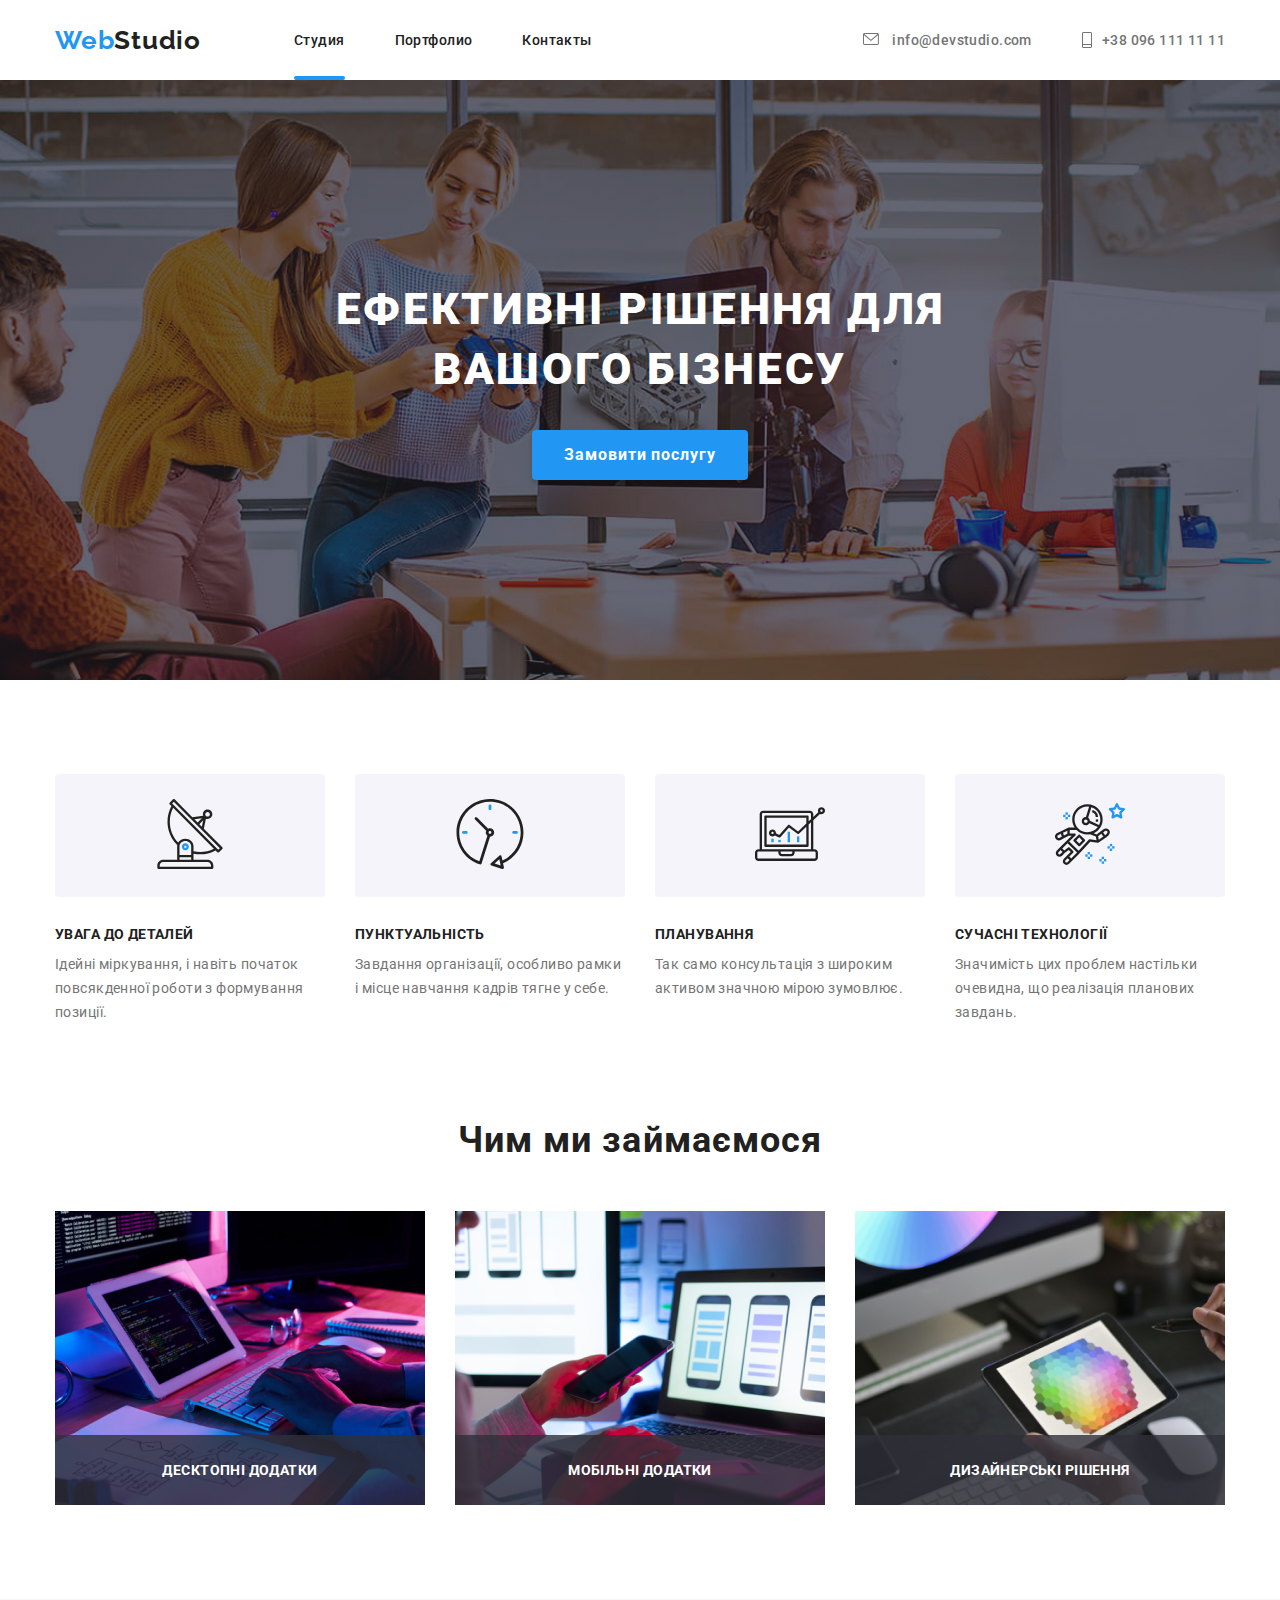
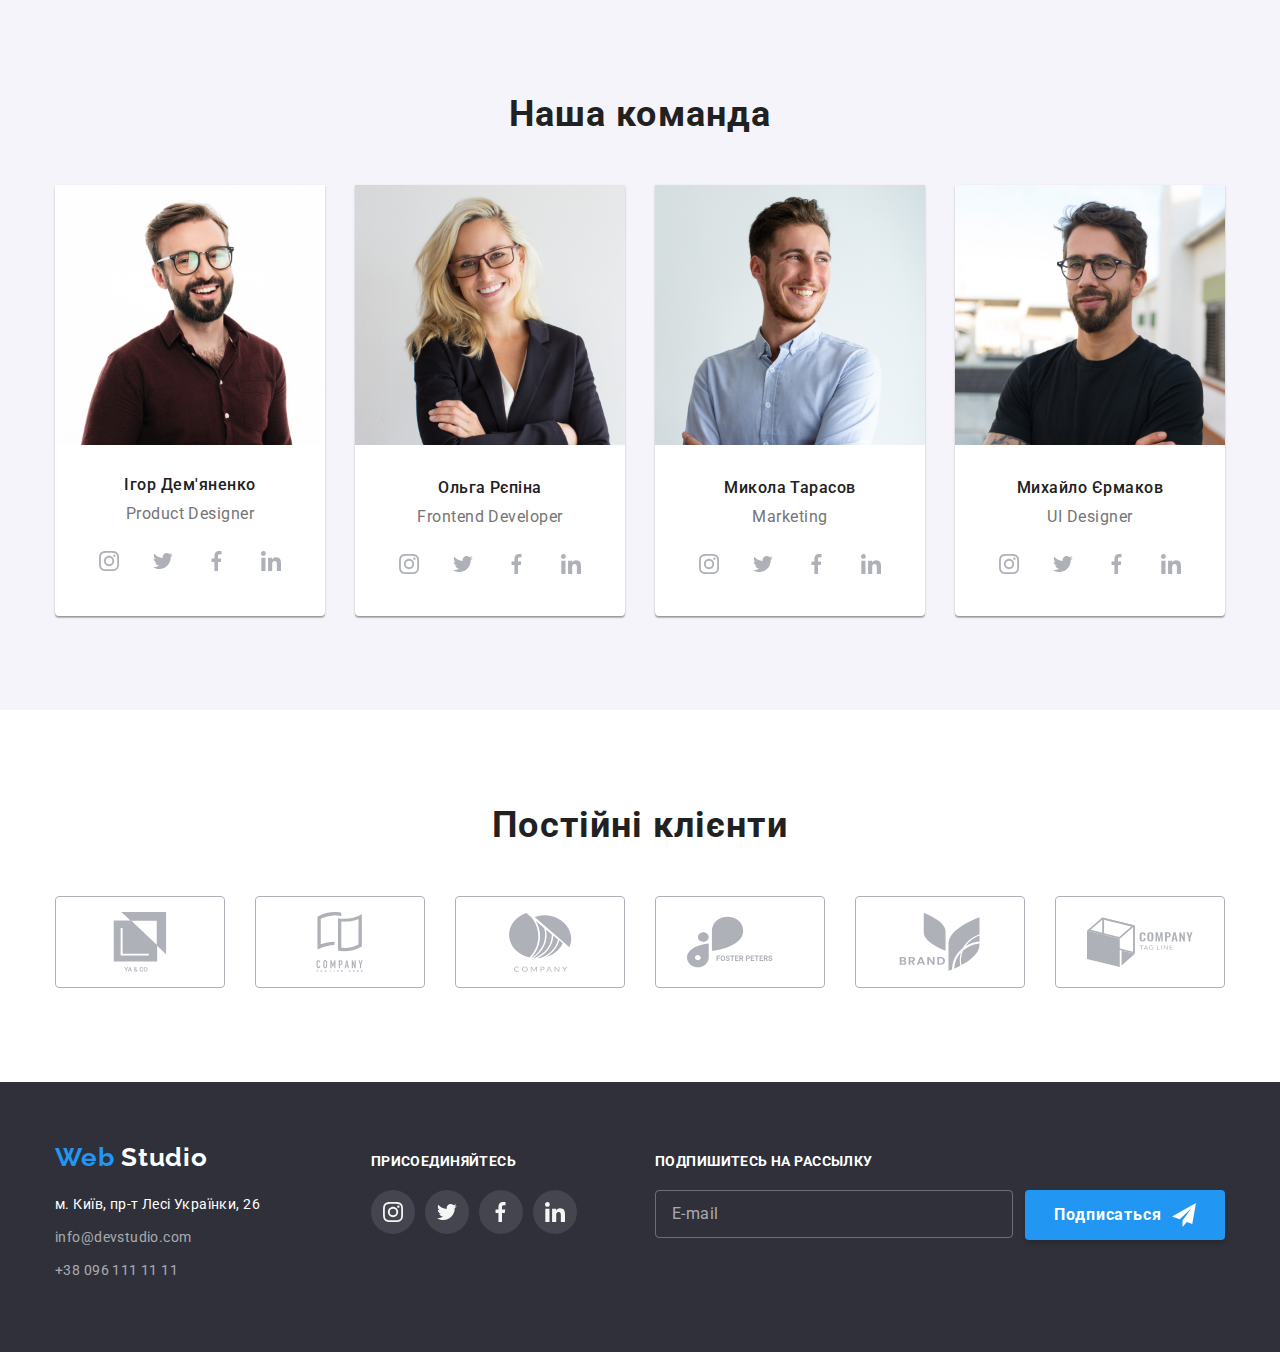
<file: index.html>
<!DOCTYPE html>
<html lang="uk">
  <!--шапка-->
  <head>
    <meta charset="UTF-8" />
    <meta http-equiv="X-UA-compatible" content="IE=edge" />
    <meta name="viewport" content="width-device, initial-scale=1.0" />
    <meta name="description" content="WebStudio for everyone" />
    <title>WebStudio</title>
    <!--шрифт проекта-->
    <link rel="preconnect" href="https://fonts.googleapis.com" />
    <link rel="preconnect" href="https://fonts.gstatic.com" crossorigin />
    <link
      href="https://fonts.googleapis.com/css2?family=Raleway:wght@700&family=Roboto:ital,wght@0,400;0,500;0,700;0,900;1,300&display=swap"
      rel="stylesheet"
    />
    <!--modern normalize-->
    <link rel="stylesheet" href="./css/modern-nomalize.css" />
    
    <!--стилі користувача-->
    <link rel="stylesheet" href="./css/main.min.css">
   
  </head>

  <body>
    <!--Header-->
    <header>
      <div class="container main-nav">
        <a href="./index.html" class="logo link"><span class="logo-first"> Web</span>Studio</a>
        <nav class="navigator">
          <ul class="list navigator-list">
            <li><a href="./index.html" class="navlist link current">Студия</a></li>
            <li><a href="./portfolio.html" class="navlist link">Портфолио</a></li>
            <li><a href="./index.html" class="navlist link">Контакты</a></li>
          </ul>
        </nav>
        <div class="contact-header">
          <a href="mailto:info@devstudio.com" class="hdcontact link first-link"
            ><svg class="contact-icon" width="16" height="12">
              <use href="./img/symbol-defs.svg#icon-mail"></use></svg>
            info@devstudio.com
          </a>

          <a href="tel:+380961111111" class="hdcontact link"
            ><svg class="contact-icon" width="10" height="16">
              <use href="./img/symbol-defs.svg#icon-phone"></use>
            </svg>
            +38 096 111 11 11</a
          >
        </div>
      </div>
    </header>
    <main>
      <!--Hero-->
      <section class="hero">
        <div class="container">
          <h1 class="hero-title">Ефективні рішення для вашого бізнесу</h1>
          <button class="button" type="button " data-modal-open>Замовити послугу</button>
        </div>
      </section>
      <!--section work-->
      <section class="section">
        <div class="container">
          <h2 class="visually-hidden">work</h2>
          <ul class="list conteiner work-container">
            <li class="list-item">
              <div class="quality">
                <svg class="quality-icon" width="70" height="70">
                  <use href="./img/symbol-defs.svg#icon-antenna"></use>
                </svg>
              </div>
              <h3 class="wtitle">увага до деталей</h3>
              <p class="subtitle"
                >Ідейні міркування, і навіть початок повсякденної роботи з формування позиції.</p
              >
            </li>
            <li class="list-item">
              <div class="quality">
                <svg class="quality-icon" width="70" height="70">
                  <use href="./img/symbol-defs.svg#icon-clock"></use>
                </svg>
              </div>
              <h3 class="wtitle">пунктуальність</h3>
              <p class="subtitle"
                >Завдання організації, особливо рамки і місце навчання кадрів тягне у себе.</p
              >
            </li>
            <li class="list-item">
              <div class="quality">
                <svg class="quality-icon" width="70" height="70">
                  <use href="./img/symbol-defs.svg#icon-diagram"></use>
                </svg>
              </div>
              <h3 class="wtitle">планування</h3>
              <p class="subtitle"
                >Так само консультація з широким активом значною мірою зумовлює.</p
              >
            </li>
            <li class="list-item">
              <div class="quality">
                <svg class="quality-icon" width="70" height="70">
                  <use href="./img/symbol-defs.svg#icon-astronaut"></use>
                </svg>
              </div>
              <h3 class="wtitle">сучасні технології</h3>
              <p class="subtitle"
                >Значимість цих проблем настільки очевидна, що реалізація планових завдань.</p
              >
            </li>
          </ul>
        </div>
      </section>
      <!--what we are doing-->
      <section class="doing">
        <div class="container doing__container">
          <h2 class="doing__title section-title">Чим ми займаємося</h2>
          <ul class="doing__list list">
            <li class="doing__item"
              ><img
                class="doing__img img"
                src="./img/img-work/img.png"
                alt="жіночі руки набирають текст на плашеті, який дублюється на моніторі компютера"
                width="370"
                height="290"
            />
          <p class="doing__text">Десктопні додатки</p>
          </li>
            <li class="doing__item"
              ><img
                class="doing__img img"
                src="./img/img-work/img(1).png"
                alt="жіночі руки тримаючи телефон cинхронизують його з компютером"
                width="370"
                height="290"
            />
          <p class="doing__text">Мобільні додатки</p>
          </li>
            <li class="doing__item"
              ><img
                class="doing__img img"
                src="./img/img-work/img(2).png"
                alt="тримає в руках планшет на якому відображається палітра кольорів"
                width="370"
                height="290"
            />
          <p class="doing__text">Дизайнерські рішення</p>
          </li>
          </ul>
        </div>
      </section>
      <!--section Team-->
      <section class="team">
        <div class="container team__container">
          <h2 class="team__title section-title">Наша команда</h2>
          <ul class="team__list list">
            <li class="team__card"
              ><img
                class="team__card-img"
                src="./img/img-team/img.jpg"
                alt="фото бородатого мужчини"
                width="270"
                height="260"
              />
              <div class="team__card-text">
                <h3 class="team__card-title">Ігор Дем'яненко</h3>
                <p class="team__card-speciality">Product Designer</p>

                <ul class="social__group list">
                  <li class="social__list">
                    <a
                      class="social__icon"
                      href="https://www.instagram.com"
                      target="_blank"
                      rel="noopener noreferrer"
                      aria-label="instagram"
                    >
                      <svg class="social__icon-logo" width="20" height="20">
                        <use href="./img/symbol-defs.svg#icon-instagram"></use>
                      </svg>
                    </a>
                  </li>
                  <li class="social__list">
                    <a
                      class="social__icon"
                      href="https://twitter.com/?lang=uk"
                      target="_blank"
                      rel="noopener noreferrer"
                      aria-label="twitter"
                    >
                      <svg class="social__icon-logo" width="20" height="20">
                        <use href="./img/symbol-defs.svg#icon-Twitter"></use>
                      </svg>
                    </a>
                  </li>
                  <li class="social__list">
                    <a
                      class="social__icon"
                      href="https://www.facebook.com"
                      target="_blank"
                      rel="noopener noreferrer"
                      aria-label="facebook"
                    >
                      <svg class="social__icon-logo" width="20" height="20">
                        <use href="./img/symbol-defs.svg#icon-Facebook"></use>
                      </svg>
                    </a>
                  </li>
                  <li class="social__list">
                    <a
                      class="social__icon"
                      href="https://www.linkedin.com"
                      target="_blank"
                      rel="noopener noreferrer"
                      aria-label="linkedin"
                    >
                      <svg class="social__icon-logo" width="20" height="20">
                        <use href="./img/symbol-defs.svg#icon-linkedin"></use>
                      </svg>
                    </a>
                  </li>
                </ul>
              </div>
            </li>
            <li class="team__card"
              ><img
                class="team__img"
                src="./img/img-team/img(1).jpg"
                alt="посміхнена білявка в окулярах"
                width="270"
                height="260" />
              <div class="team__card-text">
                <h3 class="team__card-title">Ольга Рєпіна</h3>
                <p class="team__card-speciality">Frontend Developer</p>
               <ul class="social__group list">
                  <li class="social__list">
                    <a
                      class="social__icon"
                      href="https://www.instagram.com"
                      target="_blank"
                      rel="noopener noreferrer"
                      aria-label="instagram"
                    >
                      <svg class="social__icon-logo" width="20" height="20">
                        <use href="./img/symbol-defs.svg#icon-instagram"></use>
                      </svg>
                    </a>
                  </li>
                  <li class="social__list">
                    <a
                      class="social__icon"
                      href="https://twitter.com/?lang=uk"
                      target="_blank"
                      rel="noopener noreferrer"
                      aria-label="twitter"
                    >
                      <svg class="social__icon-logo" width="20" height="20">
                        <use href="./img/symbol-defs.svg#icon-Twitter"></use>
                      </svg>
                    </a>
                  </li>
                  <li class="social__list">
                    <a
                      class="social__icon"
                      href="https://www.facebook.com"
                      target="_blank"
                      rel="noopener noreferrer"
                      aria-label="facebook"
                    >
                      <svg class="social__icon-logo" width="20" height="20">
                        <use href="./img/symbol-defs.svg#icon-Facebook"></use>
                      </svg>
                    </a>
                  </li>
                  <li class="social__list">
                    <a
                      class="social__icon"
                      href="https://www.linkedin.com"
                      target="_blank"
                      rel="noopener noreferrer"
                      aria-label="linkedin"
                    >
                      <svg class="social__icon-logo" width="20" height="20">
                        <use href="./img/symbol-defs.svg#icon-linkedin"></use>
                      </svg>
                    </a>
                  </li>
                </ul></div
            ></li>
            <li class="team__card"
              ><img
                class="team__img"
                src="./img/img-team/img(2).jpg"
                alt="посміхнений мужчина"
                width="270"
                height="260" />
              <div class="team__card-text">
                <h3 class="team__card-title">Микола Тарасов</h3>
                <p class="team__card-speciality">Marketing</p>
                <ul class="social__group list">
                  <li class="social__list">
                    <a
                      class="social__icon"
                      href="https://www.instagram.com"
                      target="_blank"
                      rel="noopener noreferrer"
                      aria-label="instagram"
                    >
                      <svg class="social__icon-logo" width="20" height="20">
                        <use href="./img/symbol-defs.svg#icon-instagram"></use>
                      </svg>
                    </a>
                  </li>
                  <li class="social__list">
                    <a
                      class="social__icon"
                      href="https://twitter.com/?lang=uk"
                      target="_blank"
                      rel="noopener noreferrer"
                      aria-label="twitter"
                    >
                      <svg class="social__icon-logo" width="20" height="20">
                        <use href="./img/symbol-defs.svg#icon-Twitter"></use>
                      </svg>
                    </a>
                  </li>
                  <li class="social__list">
                    <a
                      class="social__icon"
                      href="https://www.facebook.com"
                      target="_blank"
                      rel="noopener noreferrer"
                      aria-label="facebook"
                    >
                      <svg class="social__icon-logo" width="20" height="20">
                        <use href="./img/symbol-defs.svg#icon-Facebook"></use>
                      </svg>
                    </a>
                  </li>
                  <li class="social__list">
                    <a
                      class="social__icon"
                      href="https://www.linkedin.com"
                      target="_blank"
                      rel="noopener noreferrer"
                      aria-label="linkedin"
                    >
                      <svg class="social__icon-logo" width="20" height="20">
                        <use href="./img/symbol-defs.svg#icon-linkedin"></use>
                      </svg>
                    </a>
                  </li>
                </ul></div
            ></li>
            <li class="team__card"
              ><img
                class="team__img"
                src="./img/img-team/img(3).jpg"
                alt="посміхнений бородатий мужчина в окулярах"
                width="270"
                height="260" />
              <div class="team__card-text">
                <h3 class="team__card-title">Михайло Єрмаков</h3>
                <p class="team__card-speciality">UI Designer</p>
                <ul class="social__group list">
                  <li class="social__list">
                    <a
                      class="social__icon"
                      href="https://www.instagram.com"
                      target="_blank"
                      rel="noopener noreferrer"
                      aria-label="instagram"
                    >
                      <svg class="social__icon-logo" width="20" height="20">
                        <use href="./img/symbol-defs.svg#icon-instagram"></use>
                      </svg>
                    </a>
                  </li>
                  <li class="social__list">
                    <a
                      class="social__icon"
                      href="https://twitter.com/?lang=uk"
                      target="_blank"
                      rel="noopener noreferrer"
                      aria-label="twitter"
                    >
                      <svg class="social__icon-logo" width="20" height="20">
                        <use href="./img/symbol-defs.svg#icon-Twitter"></use>
                      </svg>
                    </a>
                  </li>
                  <li class="social__list">
                    <a
                      class="social__icon"
                      href="https://www.facebook.com"
                      target="_blank"
                      rel="noopener noreferrer"
                      aria-label="facebook"
                    >
                      <svg class="social__icon-logo" width="20" height="20">
                        <use href="./img/symbol-defs.svg#icon-Facebook"></use>
                      </svg>
                    </a>
                  </li>
                  <li class="social__list">
                    <a
                      class="social__icon"
                      href="https://www.linkedin.com"
                      target="_blank"
                      rel="noopener noreferrer"
                      aria-label="linkedin"
                    >
                      <svg class="social__icon-logo" width="20" height="20">
                        <use href="./img/symbol-defs.svg#icon-linkedin"></use>
                      </svg>
                    </a>
                  </li>
                </ul></div
            ></li>
          </ul>
        </div>
      </section>
      <!--section clients-->
      <section class="clients">
        <div class="clients__container container">
          <h2 class="clients__title section-title">Постійні клієнти</h2>
          <ul class="clients__list list">
            <li class="client__icon">
              <a class="client__icon-list" href=""
                ><svg class="client__logo" width="106" height="60">
                  <use href="./img/symbol-defs.svg#icon-Client-1"></use>
                </svg>
              </a>
            </li>
            <li class="client__icon">
              <a class="client__icon-list" href=""
                ><svg class="client__logo" width="106" height="60">
                  <use href="./img/symbol-defs.svg#icon-Client-2"></use>
                </svg>
              </a>
            </li>
            <li class="client__icon">
              <a class="client__icon-list" href=""
                ><svg class="client__logo" width="106" height="60">
                  <use href="./img/symbol-defs.svg#icon-Client-3"></use>
                </svg>
              </a>
            </li>
            <li class="client__icon">
              <a class="client__icon-list" href=""
                ><svg class="client__logo" width="106" height="60">
                  <use href="./img/symbol-defs.svg#icon-Client-4"></use>
                </svg>
              </a>
            </li>
            <li class="client__icon">
              <a class="client__icon-list" href=""
                ><svg class="client__logo" width="106" height="60">
                  <use href="./img/symbol-defs.svg#icon-Client-5"></use>
                </svg>
              </a>
            </li>
            <li class="client__icon">
              <a class="client__icon-list" href=""
                ><svg class="client__logo" width="106" height="60">
                  <use href="./img/symbol-defs.svg#icon-Client-6"></use>
                </svg>
              </a>
            </li>
          </ul>
        </div>
      </section>
      <!--footer-->
    </main>
    <footer class="footer">
      <div class="container footer-items">
        <div class="address-blok">
          <a href="./index.html" class="logo link second"
            ><span class="logo-first">Web</span> <span class="logo-second">Studio</span></a
          >
          <address class="address">
            <ul class="list">
              <li class="footer-li">
                <a
                  class="footer-address link"
                  href="http://https://www.google.com/maps/d/u/0/viewer?mid=10uSM3H-mIU3GznYo2szRIEphczw&hl=en_US&ll=50.42732700000001%2C30.538092&z=17"
                  target="_blank"
                  rel="noopener noreferrer nofollow"
                >
                  м. Київ, пр-т Лесі Українки, 26</a
                >
              </li>
              <li class="footer-li">
                <a class="footer-address-two link" href="mailto:info@devstudio.com"
                  >info@devstudio.com</a
                >
              </li>
              <li class="footer-li">
                <a class="footer-address-two link" href="tel:+380961111111"
                  >+38 096 111 11 11</a
                ></li
              >
            </ul>
          </address>
        </div>
        <div class="social-footer">
          <p class="footer-header">Присоединяйтесь</h2>
          <ul class="footer-list list">
            <li class="footer-social">
              <a
                class="footer-icon"
                href="https://www.instagram.com"
                target="_blank"
                rel="noopener noreferrer"
                aria-label="instagram"
              >
                <svg class="footer-icon-logo" width="20" height="20">
                  <use href="./img/symbol-defs.svg#icon-instagram"></use>
                </svg>
              </a>
            </li>
            <li class="footer-social">
              <a
                class="footer-icon"
                href="https://twitter.com/?lang=uk"
                target="_blank"
                rel="noopener noreferrer"
                aria-label="twitter"
              >
                <svg class="footer-icon-logo" width="20" height="20">
                  <use href="./img/symbol-defs.svg#icon-Twitter"></use>
                </svg>
              </a>
            </li>
            <li class="footer-social">
              <a
                class="footer-icon"
                href="https://www.facebook.com"
                target="_blank"
                rel="noopener noreferrer"
                aria-label="facebook"
              >
                <svg class="footer-icon-logo" width="20" height="20">
                  <use href="./img/symbol-defs.svg#icon-Facebook"></use>
                </svg>
              </a>
            </li>
            <li class="footer-social">
              <a
                class="footer-icon"
                href="https://www.linkedin.com"
                target="_blank"
                rel="noopener noreferrer"
                aria-label="linkedin"
              >
                <svg class="footer-icon-logo" width="20" height="20">
                  <use href="./img/symbol-defs.svg#icon-linkedin"></use>
                </svg>
              </a>
            </li>
          </ul>
        </div>
        <!--Footer-Form-->
        <div class="subscribe-group">
        <p class="footer-header">Подпишитесь на рассылку</p>
        <form class="footer-form">
          <label>
            <input class="mail-subscribe" type="mail" name="mail-subscribe" placeholder="E-mail" required>
          </label>
          <button class="subscribe-btn" type="submit"><span class="
            subscribe-text">Подписаться</span>
            <svg width="24" height="24">
             <use href="./img/symbol-defs.svg#icon-icon-send"></use>
          </svg></button>
        </form>
        </div>
      </div>
    </footer>
    <!--Modal window-->
    <div class="backdrop is-hidden" data-modal>
      <div class="modal">
        <button class="modal-btn" data-modal-close>
          <svg class="close-icon" width="11" height="11">
            <use href="./img/symbol-defs.svg#icon-Modal-Close"></use>
          </svg>
        </button>

        <strong class="modal-header">Залиште свої дані, ми вам передзвонимо</strong>
        <form class="modal-form">
          <!--Name input-->
          <label class="form-group">
            <span class="form-label">Ім'я</span>
            <input class="form-input" type="text" name="user-name" required>
            <svg class="input-icon" width="18" height="18">
              <use href="./img/symbol-defs.svg#icon-person"></use>
            </svg>
          </label>
          <!--Phone input-->
          <label class="form-group">
            <span class="form-label">Телефон</span>
            <input class="form-input" type="phone" name="user-phone" required>
            <svg class="input-icon" width="18" height="18">
              <use href="./img/symbol-defs.svg#icon-phone"></use>
            </svg>
          </label>
          <!--Email input-->
          <label class="form-group">
            <span class="form-label">Пошта</span>
            <input class="form-input" type="mail" name="user-email" required>
            <svg class="input-icon" width="18" height="18">
              <use href="./img/symbol-defs.svg#icon-email"></use>
            </svg>
          </label>
          <!--Comment -->
          <label class="comment-group">
            <span class="form-label">Коментар</span>
            <textarea class="comment-area" rows="8" placeholder="Введіть текст" required></textarea>
          </label>
          <!--Checkbox-->
          <label class="form-policy-group">
            <input class="checkbox visually-hidden" type="checkbox" name="checkbox" required>
            <span class="custom-checkbox" >
              <svg class="custom-checkbox-icon" width="11" height="8">
                <use href="./img/symbol-defs.svg#icon-Vector"></use>
              </svg>
            </span>
            <span class="text-terms">Погоджуюся з розсилкою та приймаю 
            <a href="" class="link-modal">Умови договору</a>
            </span>
          </label>
          <!--Submit button-->
          <div class="submit-group">
          <button class="submit-btn" type="submit">Відправити</button>
          </div>
        </form>
      </div>
    </div>
    <script src="./JS/modal.js"></script>
  </body>
</html>
</file>
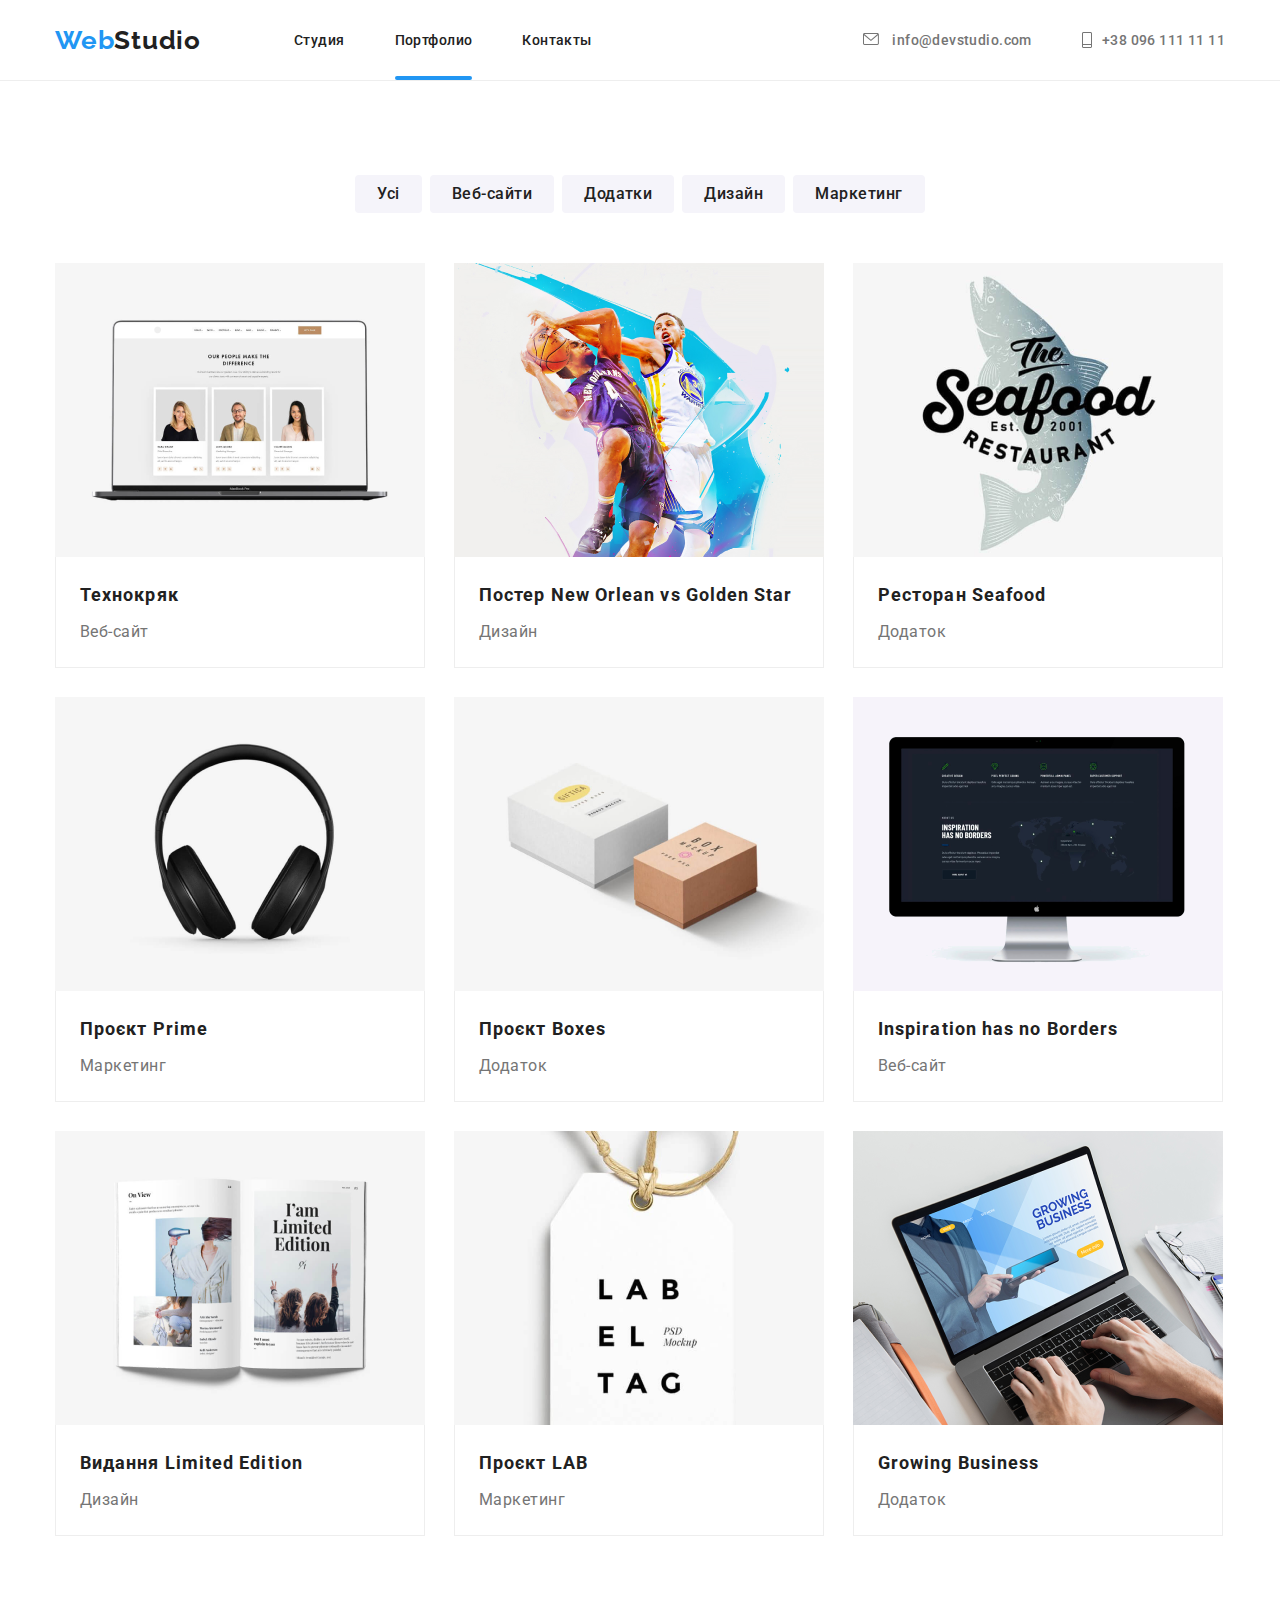
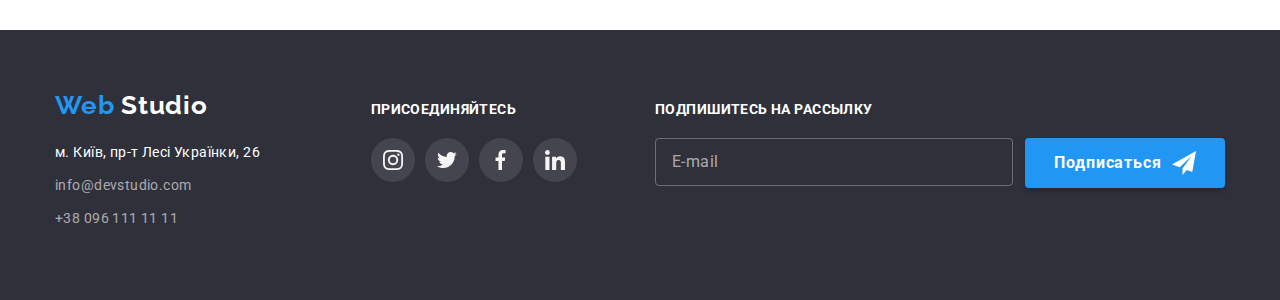
<file: portfolio.html>
<!DOCTYPE html>
<html lang="ua">
  <!--шапка-->
  <head class="head-portfolio">
    <meta charset="UTF-8" />
    <meta http-equiv="X-UA-compatible" content="IE=edge" />
    <meta name="viewport" content="width-device, initial-scale=1.0" />
    <meta name="description" content="WebStudio for everyone" />
    <title>WebStudio</title>
    <!--шрифт проекта-->
    <link rel="preconnect" href="https://fonts.googleapis.com"/>
<link rel="preconnect" href="https://fonts.gstatic.com" crossorigin/>
<link href="https://fonts.googleapis.com/css2?family=Raleway:wght@700&family=Roboto:ital,wght@0,400;0,500;0,700;0,900;1,300&display=swap" 
rel="stylesheet"/>
<!--modern normalize-->
<link rel="stylesheet" href="./css/modern-nomalize.css">

    <!--стилі користувача-->
<link rel="stylesheet" href="./css/main.min.css">

  </head>
<body>
     <!--Header-->
     <header class="head-portfolio">
      <div class="container main-nav">
  <a href="./index.html" class="logo link"><span class="logo-first">
    Web</span>Studio</a>
  <nav class="navigator">
    <ul class="list navigator-list">
      <li><a href="./index.html" class="navlist link">Студия</a></li>
      <li><a href="./portfolio.html" class="navlist link current">Портфолио</a></li>
      <li><a href="./index.html" class="navlist link">Контакты</a></li>
    </ul>
  </nav>
  <div class="contact-header">
          <a href="mailto:info@devstudio.com" class="hdcontact link first-link"
            ><svg class="contact-icon" width="16" height="12">
              <use href="./img/symbol-defs.svg#icon-mail"></use></svg>
            info@devstudio.com
          </a>

          <a href="tel:+380961111111" class="hdcontact link">
            <svg class="contact-icon" width="10" height="16">
              <use href="./img/symbol-defs.svg#icon-phone"></use>
            </svg>
            +38 096 111 11 11</a
          >
        </div>
</div>
</header>
<main>
      <section class="main">
        <div class="container">
        <h1 class="visually-hidden">навігація</h1>
        <ul class="list filter-nav">
          <li class="filter-link"><button class="filter-button" type="button">Усі</button></li>
          <li class="filter-link">
            <button class="filter-button" type="button">Веб-сайти</button>
          </li>
          <li class="filter-link"><button class="filter-button" type="button">Додатки</button></li>
          <li class="filter-link"><button class="filter-button" type="button">Дизайн</button></li>
          <li class="filter-link">
            <button class="filter-button" type="button">Маркетинг</button>
          </li>
        </ul>
        <ul class="list container-portfolio">
          <li class="portfolio-link">
            <a href="" class="our-work">
            <div class="hidden-image-text">
              <img
              class="image-portfolio"
              src="./img/img-portfolio/img.png"
              alt="фото ноутбука"
              width="370"
              height="294"
            />
              <p class="hidden-text">Ресурс пропонує комплексні пропозиції з 
            різним рівнем функціоналу та сервісів. 
            Все це дозволить відвідувачу отримати 
            вичерпні відомості про компанію чи приватну особу.
              </p>
          </div>
          <div class="portfolio-card">
            <h2 class="work-title">Технокряк</h1>
            <p class="work-text">Веб-сайт</p>
          </div>
          </a>
          </li>
          
          <li class="portfolio-link">
            <a href="" class="our-work">
            <div class="hidden-image-text"><img
              class="image-portfolio"
              src="./img/img-portfolio/img-(1).png"
              alt="баскетболісти"
              width="370"
              height="294"
            />
          <p class="hidden-text">Ресурс пропонує комплексні пропозиції з 
            різним рівнем функціоналу та сервісів. 
            Все це дозволить відвідувачу отримати 
            вичерпні відомості про компанію чи приватну особу.
              </p></div>
            <div class="portfolio-card">
            <h2 class="work-title">Постер New Orlean vs Golden Star</h1>
            <p class="work-text">Дизайн</p>
            </div>
            </a>
          </li>
          <li class="portfolio-link">
            <a href="" class="our-work">
            <div class="hidden-image-text">
              <img
              class="image-portfolio"
              src="./img/img-portfolio/img-(2).png"
              alt="назва ресторану seafood"
              width="370"
              height="294"
            />
            <p class="hidden-text">Ресурс пропонує комплексні пропозиції з 
            різним рівнем функціоналу та сервісів. 
            Все це дозволить відвідувачу отримати 
            вичерпні відомості про компанію чи приватну особу.
              </p>
            </div>
            <div class="portfolio-card">
            <h2 class="work-title">Ресторан Seafood</h1>
            <p class="work-text">Додаток</p>
            </div>
            </a>
          </li>
          <li class="portfolio-link">
            <a href="" class="our-work">
            <div class="hidden-image-text"><img
              class="image-portfolio"
              src="./img/img-portfolio/img-(3).png"
              alt="навушники"
              width="370"
              height="294"
            />
          <p class="hidden-text">Ресурс пропонує комплексні пропозиції з 
            різним рівнем функціоналу та сервісів. 
            Все це дозволить відвідувачу отримати 
            вичерпні відомості про компанію чи приватну особу.
              </p></div>
            <div class="portfolio-card">
            <h2 class="work-title">Проєкт Prime</h1>
            <p class="work-text">Маркетинг</p>
          </div>
          </a>
          </li>
          <li class="portfolio-link">
            <a href="" class="our-work">
            <div class="hidden-image-text"><img
              class="image-portfolio"
              src="./img/img-portfolio/img-(4).png"
              alt="дві коробки"
              width="370"
              height="294"
            />
          <p class="hidden-text">Ресурс пропонує комплексні пропозиції з 
            різним рівнем функціоналу та сервісів. 
            Все це дозволить відвідувачу отримати 
            вичерпні відомості про компанію чи приватну особу.
              </p></div>
            <div class="portfolio-card">
            <h2 class="work-title">Проєкт Boxes</h1>
            <p class="work-text">Додаток</p>
          </div>
          </a>
          </li>
          <li class="portfolio-link">
            <a href="" class="our-work">
            <div class="hidden-image-text"><img
              class="image-portfolio"
              src="./img/img-portfolio/img-(5).png"
              alt="монітор"
              width="370"
              height="294"
            />
          <p class="hidden-text">Ресурс пропонує комплексні пропозиції з 
            різним рівнем функціоналу та сервісів. 
            Все це дозволить відвідувачу отримати 
            вичерпні відомості про компанію чи приватну особу.
              </p></div>
            <div class="portfolio-card">
            <h2 class="work-title">Inspiration has no Borders</h1>
            <p class="work-text">Веб-сайт</p>
          </div>
          </a>
          </li>
          <li class="portfolio-link">
            <a href="" class="our-work">
            <div class="hidden-image-text"><img
              class="image-portfolio"
              src="./img/img-portfolio/img-(6).png"
              alt="розгорнута книга"
              width="370"
              height="294"
            />
          <p class="hidden-text">Ресурс пропонує комплексні пропозиції з 
            різним рівнем функціоналу та сервісів. 
            Все це дозволить відвідувачу отримати 
            вичерпні відомості про компанію чи приватну особу.
              </p></div>
            <div class="portfolio-card">
            <h2 class="work-title">Видання Limited Edition</h1>
            <p class="work-text">Дизайн</p>
          </div>
          </a>
          </li>
          <li class="portfolio-link">
            <a href="" class="our-work">
            <div class="hidden-image-text"><img
              class="image-portfolio"
              src="./img/img-portfolio/img-(7).png"
              alt="етикетка"
              width="370"
              height="294"
            />
          <p class="hidden-text">Ресурс пропонує комплексні пропозиції з 
            різним рівнем функціоналу та сервісів. 
            Все це дозволить відвідувачу отримати 
            вичерпні відомості про компанію чи приватну особу.
              </p></div>
            <div class="portfolio-card">
            <h2 class="work-title">Проєкт LAB</h1>
            <p class="work-text">Маркетинг</p>
          </div>
          </a>
          </li>
          <li class="portfolio-link">
            <a href="" class="our-work">
            <div class="hidden-image-text"><img
              class="image-portfolio"
              src="./img/img-portfolio/img-(8).png"
              alt="друк на ноутбуці"
              width="370"
              height="294"
            />
          <p class="hidden-text">Ресурс пропонує комплексні пропозиції з 
            різним рівнем функціоналу та сервісів. 
            Все це дозволить відвідувачу отримати 
            вичерпні відомості про компанію чи приватну особу.
              </p></div>
            <div class="portfolio-card">
            <h2 class="work-title">Growing Business</h1>
            <p class="work-text">Додаток</p>
          </div>
          </a>
          </li>
        </ul>
      </div>
      </section>
    </main>
    </main>
    <footer class="footer">
      <div class="container footer-items">
        <div class="address-blok">
          <a href="./index.html" class="logo link second"
            ><span class="logo-first">Web</span> <span class="logo-second">Studio</span></a
          >
          <address class="address">
            <ul class="list">
              <li class="footer-li">
                <a
                  class="footer-address link"
                  href="http://https://www.google.com/maps/d/u/0/viewer?mid=10uSM3H-mIU3GznYo2szRIEphczw&hl=en_US&ll=50.42732700000001%2C30.538092&z=17"
                  target="_blank"
                  rel="noopener noreferrer nofollow"
                >
                  м. Київ, пр-т Лесі Українки, 26</a
                >
              </li>
              <li class="footer-li">
                <a class="footer-address-two link" href="mailto:info@devstudio.com"
                  >info@devstudio.com</a
                >
              </li>
              <li class="footer-li">
                <a class="footer-address-two link" href="tel:+380961111111"
                  >+38 096 111 11 11</a
                ></li
              >
            </ul>
          </address>
        </div>
        <div class="social-footer">
          <p class="footer-header">Присоединяйтесь</h2>
          <ul class="footer-list list">
            <li class="footer-social">
              <a
                class="footer-icon"
                href="https://www.instagram.com"
                target="_blank"
                rel="noopener noreferrer"
                aria-label="instagram"
              >
                <svg class="footer-icon-logo" width="20" height="20">
                  <use href="./img/symbol-defs.svg#icon-instagram"></use>
                </svg>
              </a>
            </li>
            <li class="footer-social">
              <a
                class="footer-icon"
                href="https://twitter.com/?lang=uk"
                target="_blank"
                rel="noopener noreferrer"
                aria-label="twitter"
              >
                <svg class="footer-icon-logo" width="20" height="20">
                  <use href="./img/symbol-defs.svg#icon-Twitter"></use>
                </svg>
              </a>
            </li>
            <li class="footer-social">
              <a
                class="footer-icon"
                href="https://www.facebook.com"
                target="_blank"
                rel="noopener noreferrer"
                aria-label="facebook"
              >
                <svg class="footer-icon-logo" width="20" height="20">
                  <use href="./img/symbol-defs.svg#icon-Facebook"></use>
                </svg>
              </a>
            </li>
            <li class="footer-social">
              <a
                class="footer-icon"
                href="https://www.linkedin.com"
                target="_blank"
                rel="noopener noreferrer"
                aria-label="linkedin"
              >
                <svg class="footer-icon-logo" width="20" height="20">
                  <use href="./img/symbol-defs.svg#icon-linkedin"></use>
                </svg>
              </a>
            </li>
          </ul>
        </div>
        <!--Footer-Form-->
        <div class="subscribe-group">
        <h2 class="footer-header">Подпишитесь на рассылку</h2>
        <form class="footer-form">
          <label>
            <input class="mail-subscribe" type="mail" name="mail-subscribe" placeholder="E-mail" required>
          </label>
          <button class="subscribe-btn" type="submit"><span class="
            subscribe-text">Подписаться</span>
            <svg width="24" height="24">
             <use href="./img/symbol-defs.svg#icon-icon-send"></use>
          </svg></button>
        </form>
        </div>
      </div>
    </footer>
  </body>
</html>
</file>
<file: css/modern-nomalize.css>
/**
 * Minified by jsDelivr using clean-css v4.2.3.
 * Original file: /npm/modern-normalize@1.1.0/modern-normalize.css
 *
 * Do NOT use SRI with dynamically generated files! More information: https://www.jsdelivr.com/using-sri-with-dynamic-files
 */
/*! modern-normalize v1.1.0 | MIT License | https://github.com/sindresorhus/modern-normalize */
*,::after,::before{box-sizing:border-box}html{-moz-tab-size:4;tab-size:4}html{line-height:1.15;-webkit-text-size-adjust:100%}body{margin:0}body{font-family:system-ui,-apple-system,'Segoe UI',Roboto,Helvetica,Arial,sans-serif,'Apple Color Emoji','Segoe UI Emoji'}hr{height:0;color:inherit}abbr[title]{text-decoration:underline dotted}b,strong{font-weight:bolder}code,kbd,pre,samp{font-family:ui-monospace,SFMono-Regular,Consolas,'Liberation Mono',Menlo,monospace;font-size:1em}small{font-size:80%}sub,sup{font-size:75%;line-height:0;position:relative;vertical-align:baseline}sub{bottom:-.25em}sup{top:-.5em}table{text-indent:0;border-color:inherit}button,input,optgroup,select,textarea{font-family:inherit;font-size:100%;line-height:1.15;margin:0}button,select{text-transform:none}[type=button],[type=reset],[type=submit],button{-webkit-appearance:button}::-moz-focus-inner{border-style:none;padding:0}:-moz-focusring{outline:1px dotted ButtonText}:-moz-ui-invalid{box-shadow:none}legend{padding:0}progress{vertical-align:baseline}::-webkit-inner-spin-button,::-webkit-outer-spin-button{height:auto}[type=search]{-webkit-appearance:textfield;outline-offset:-2px}::-webkit-search-decoration{-webkit-appearance:none}::-webkit-file-upload-button{-webkit-appearance:button;font:inherit}summary{display:list-item}
/*# sourceMappingURL=/sm/b8ae781793ee4eb86edef3f2a2ac43a5575d063ed8cd287d7553f9f1b2776616.map */
</file>
<file: css/main.min.css>
:root{--main-font: "roboto", sans-serif;--main-color-text: #212121;--accent-color-text: #2196F3;--second-color-text: #757575;--three-color-text: #FFFFFF;--for-color-text: #000000;--first-bg: #2F303A;--second-bg: #F5F4FA;--three-bg: #F5F5F5;--for-bg: #EEEEEE;--five-bg: #ECECEC;--six-bg: #AFB1B8;--seven-bg: rgba(47, 48, 58, 0.8);--eight-bg: rgba(33, 150, 243, 0.9);--first-bord: #EEEEEE;--modal-window-bg: rgba(0, 0, 0, 0.2)}.visually-hidden{position:absolute;width:1px;height:1px;margin:-1px;border:0;padding:0;white-space:nowrap;-webkit-clip-path:inset(100%);clip-path:inset(100%);clip:rect(0 0 0 0);overflow:hidden}h1,h2,h3,h4,h5,h6,p{margin:0}.link{text-decoration:none;color:inherit}.list{list-style:none;margin:0;padding:0}.img{display:block;max-width:100%;height:auto}body{font-family:var(--main-font);color:var(--main-color-text);font-size:14px;letter-spacing:.03em}section{padding-top:94px;padding-bottom:94px}address{font-size:normal}.section-title{font-weight:700;font-size:36px;line-height:1.17;text-align:center;letter-spacing:.03em;color:var(--main-color-text);margin-bottom:50px}.current{position:relative;color:var(--accent-color-text)}.current::after{content:" ";display:block;height:4px;width:100%;position:absolute;bottom:0;border-radius:2px;background-color:var(--accent-color-text)}.container{width:1200px;margin-left:auto;margin-right:auto;padding-left:15px;padding-right:15px}@-webkit-keyframes animatemodal{0%{-webkit-transform:translate(-50%, -50%) scale(1);transform:translate(-50%, -50%) scale(1)}50%{-webkit-transform:translate(-50%, -50%) scale(1.1);transform:translate(-50%, -50%) scale(1.1)}100%{-webkit-transform:translate(-50%, -50%) scale(1);transform:translate(-50%, -50%) scale(1)}}@keyframes animatemodal{0%{-webkit-transform:translate(-50%, -50%) scale(1);transform:translate(-50%, -50%) scale(1)}50%{-webkit-transform:translate(-50%, -50%) scale(1.1);transform:translate(-50%, -50%) scale(1.1)}100%{-webkit-transform:translate(-50%, -50%) scale(1);transform:translate(-50%, -50%) scale(1)}}@-webkit-keyframes animatelogo{0%{-webkit-transform:scale(1);transform:scale(1)}50%{-webkit-transform:scale(1.2);transform:scale(1.2)}100%{-webkit-transform:scale(1);transform:scale(1)}}@keyframes animatelogo{0%{-webkit-transform:scale(1);transform:scale(1)}50%{-webkit-transform:scale(1.2);transform:scale(1.2)}100%{-webkit-transform:scale(1);transform:scale(1)}}.hdcontact{font-weight:500;color:var(--second-color-text);margin-right:50px;display:-webkit-box;display:-ms-flexbox;display:flex;-webkit-box-align:center;-ms-flex-align:center;align-items:center;-webkit-transition:color 250ms cubic-bezier(0.4, 0, 0.2, 1);transition:color 250ms cubic-bezier(0.4, 0, 0.2, 1)}.hdcontact:last-child{margin-right:0}.hdcontact:hover,.hdcontact:focus{color:var(--accent-color-text)}.contact-icon{margin-right:10px;fill:currentColor}.contact-header{display:-webkit-box;display:-ms-flexbox;display:flex}.head-portfolio{border-bottom:1px solid var(--first-bord)}.hero,.footer{background-color:var(--first-bg)}.hero{padding-top:200px;padding-bottom:200px;text-align:center;background-image:-webkit-gradient(linear, left top, left bottom, from(rgba(47, 48, 58, 0.4)), to(rgba(47, 48, 58, 0.4))),url(../img/Img-bgr/bgf.jpg);background-image:linear-gradient(rgba(47, 48, 58, 0.4), rgba(47, 48, 58, 0.4)),url(../img/Img-bgr/bgf.jpg);background-repeat:no-repeat;background-position:center;max-width:1600px;height:600px;background-size:cover;margin-left:auto;margin-right:auto}.hero-block>.button{margin-left:auto;margin-right:auto;display:block}.hero-block{margin-left:auto;margin-right:auto;padding-top:200px;padding-bottom:200px}.hero-title{font-weight:900;font-size:44px;line-height:1.36;text-align:center;letter-spacing:.06em;text-transform:uppercase;color:var(--three-color-text);width:696px;margin-left:auto;margin-right:auto;margin-bottom:30px}.work-container{display:-webkit-box;display:-ms-flexbox;display:flex;gap:30px}.wtitle{margin-bottom:10px}.wtitle{font-size:14px;line-height:1.14;font-weight:700;letter-spacing:.03em;text-transform:uppercase}.subtitle{font-weight:400;line-height:1.71;letter-spacing:.03em;color:var(--second-color-text)}.quality{background-color:var(--second-bg);padding-left:100px;padding-right:100px;padding-top:25px;padding-bottom:25px;margin-bottom:30px;border-radius:4px}.quality-icon{width:70px;height:70px}.doing{padding-top:0px}.doing__text{position:absolute;font-weight:700;line-height:16.41px;text-transform:uppercase;display:-webkit-box;display:-ms-flexbox;display:flex;-webkit-box-pack:center;-ms-flex-pack:center;justify-content:center;-webkit-box-align:center;-ms-flex-align:center;align-items:center;bottom:0;width:100%;height:70px;color:var(--three-color-text);background-color:var(--seven-bg)}.doing__list{display:-webkit-box;display:-ms-flexbox;display:flex;gap:30px}.doing__item{position:relative}.team{background-color:var(--second-bg);padding:94 0}.team__list{display:-webkit-box;display:-ms-flexbox;display:flex;list-style-type:none;gap:30px}.team__card{background-color:var(--three-color-text);-webkit-box-shadow:0px 1px 3px rgba(0,0,0,.12),0px 1px 1px rgba(0,0,0,.14),0px 2px 1px rgba(0,0,0,.2);box-shadow:0px 1px 3px rgba(0,0,0,.12),0px 1px 1px rgba(0,0,0,.14),0px 2px 1px rgba(0,0,0,.2);border-radius:0px 0px 4px 4px;width:270px}.team__card-img{display:block;max-width:100%;height:auto}.team__card-text{padding-top:30px;padding-bottom:30px}.team__card-title{font-weight:500;font-size:16px;line-height:1.19;text-align:center;letter-spacing:.03em;margin-bottom:10px}.team__card-speciality{font-size:16px;line-height:1.19;text-align:center;letter-spacing:.03em;color:var(--second-color-text);margin-bottom:16px}.clients__list{display:-webkit-box;display:-ms-flexbox;display:flex;-webkit-box-pack:center;-ms-flex-pack:center;justify-content:center;-webkit-box-align:center;-ms-flex-align:center;align-items:center}.client__icon-list{width:170px;height:92px;border:1px solid var(--six-bg);border-radius:4px;display:-webkit-box;display:-ms-flexbox;display:flex;-webkit-box-pack:center;-ms-flex-pack:center;justify-content:center;-webkit-box-align:center;-ms-flex-align:center;align-items:center;fill:var(--six-bg);-webkit-transition:fill 250ms cubic-bezier(0.4, 0, 0.2, 1),border 250ms cubic-bezier(0.4, 0, 0.2, 1);transition:fill 250ms cubic-bezier(0.4, 0, 0.2, 1),border 250ms cubic-bezier(0.4, 0, 0.2, 1)}.client__icon-list:hover,.client__icon-list:focus{border:1px solid var(--accent-color-text);fill:var(--accent-color-text)}.client__icon:not(:last-child){margin-right:30px}.footer{padding-top:60px;padding-bottom:60px}.footer-items{display:-webkit-box;display:-ms-flexbox;display:flex;-webkit-box-align:baseline;-ms-flex-align:baseline;align-items:baseline}.address{margin-top:20px}.footer-logo{color:var(--three-color-text)}.dot-list-footer{display:block}.logo link second{margin-left:215px}.footer-address{line-height:1.71;letter-spacing:.03em;color:var(--three-color-text);font-style:normal;-webkit-transition:color 250ms cubic-bezier(0.4, 0, 0.2, 1);transition:color 250ms cubic-bezier(0.4, 0, 0.2, 1)}.footer-address:hover,.footer-address:focus{color:var(--accent-color-text)}.footer-address-two{line-height:1.71;letter-spacing:.03em;color:rgba(255,255,255,.6);font-style:normal;-webkit-transition:color 250ms cubic-bezier(0.4, 0, 0.2, 1);transition:color 250ms cubic-bezier(0.4, 0, 0.2, 1)}.footer-address-two:hover,.footer-address-two:focus{color:var(--accent-color-text)}.footer-li{margin-bottom:9px}.footer-address-two link>li:last-child{margin-right:0}.footer-list{display:-webkit-box;display:-ms-flexbox;display:flex}.footer-header{text-transform:uppercase;font-weight:700;font-size:14px;line-height:1.14;letter-spacing:.03em;color:var(--three-color-text);margin-bottom:20px}.address-blok{margin-right:70px}.footer-icon{width:44px;height:44px;display:-webkit-box;display:-ms-flexbox;display:flex;-webkit-box-pack:center;-ms-flex-pack:center;justify-content:center;-webkit-box-align:center;-ms-flex-align:center;align-items:center;fill:var(--three-bg);background-color:rgba(255,255,255,.1);border-radius:50%;-webkit-transition:background-color 250ms cubic-bezier(0.4, 0, 0.2, 1);transition:background-color 250ms cubic-bezier(0.4, 0, 0.2, 1)}.footer-icon:hover,.footer-icon:focus{background-color:var(--accent-color-text);fill:var(--three-color-text)}.footer-social:not(:last-child){margin-right:10px}.social-footer{margin-right:auto}.footer-form{display:-webkit-box;display:-ms-flexbox;display:flex}.mail-subscribe{padding-left:16px;padding-right:16px;padding-top:15px;padding-bottom:15px;width:358px;margin-right:12px;background-color:rgba(0,0,0,0);border:1px solid rgba(255,255,255,.3);border-radius:4px;outline:rgba(0,0,0,0);color:var(--three-color-text);-webkit-transition:border 250ms cubic-bezier(0.4, 0, 0.2, 1);transition:border 250ms cubic-bezier(0.4, 0, 0.2, 1)}.mail-subscribe:hover,.mail-subscribe:focus{border:1px solid var(--three-color-text)}.mail-subscribe::-webkit-input-placeholder{font-size:16px;line-height:1.25;letter-spacing:.03em;color:rgba(255,255,255,.6)}.mail-subscribe::-moz-placeholder{font-size:16px;line-height:1.25;letter-spacing:.03em;color:rgba(255,255,255,.6)}.mail-subscribe:-ms-input-placeholder{font-size:16px;line-height:1.25;letter-spacing:.03em;color:rgba(255,255,255,.6)}.mail-subscribe::-ms-input-placeholder{font-size:16px;line-height:1.25;letter-spacing:.03em;color:rgba(255,255,255,.6)}.mail-subscribe::placeholder{font-size:16px;line-height:1.25;letter-spacing:.03em;color:rgba(255,255,255,.6)}.subscribe-btn{display:-webkit-box;display:-ms-flexbox;display:flex;-webkit-box-pack:center;-ms-flex-pack:center;justify-content:center;-webkit-box-align:center;-ms-flex-align:center;align-items:center;width:200px;font-family:inherit;font-weight:700;font-size:16px;line-height:1.88;text-align:center;-webkit-box-shadow:0px 4px 4px rgba(0,0,0,.15);box-shadow:0px 4px 4px rgba(0,0,0,.15);border:0;letter-spacing:.06em;border-radius:4px;cursor:pointer;padding-top:10px;padding-bottom:10px;color:var(--three-color-text);background-color:var(--accent-color-text);-webkit-transition:background-color 250ms cubic-bezier(0.4, 0, 0.2, 1);transition:background-color 250ms cubic-bezier(0.4, 0, 0.2, 1)}.subscribe-btn:hover,.subscribe-btn:focus{background-color:var(--six-bg)}.subscribe-text{margin-right:10px}.filter-link{margin-right:8px}.list-item:last-child{margin-right:0}.dot-list-item{position:relative}.image-text{position:absolute;font-weight:700;line-height:16.41px;text-transform:uppercase;display:-webkit-box;display:-ms-flexbox;display:flex;-webkit-box-pack:center;-ms-flex-pack:center;justify-content:center;-webkit-box-align:center;-ms-flex-align:center;align-items:center;bottom:0;width:100%;height:70px;color:var(--three-color-text);background-color:var(--seven-bg)}.container-portfolio link{-webkit-box-pack:center;-ms-flex-pack:center;justify-content:center}.work-title{font-weight:700;font-size:18px;line-height:2;letter-spacing:.06em;color:var(--main-color-text);margin-bottom:4px}.work-text{font-size:16px;line-height:1.88;letter-spacing:.03em;color:var(--second-color-text)}.container-portfolio{display:-webkit-box;display:-ms-flexbox;display:flex;-ms-flex-wrap:wrap;flex-wrap:wrap}.filter-link:last-child{margin-right:0}.portfolio-link{margin-right:29px;margin-bottom:29px}.portfolio-link:nth-child(3n){margin-right:0}.portfolio-link:nth-last-child(-n+3){margin-bottom:0}.portfolio-card{border:1px solid var(--first-bord);border-top:none;padding:20px 24px}.image-portfolio{display:block}.filter-nav{display:-webkit-box;display:-ms-flexbox;display:flex;-webkit-box-pack:center;-ms-flex-pack:center;justify-content:center;margin-bottom:50px}.our-work{text-decoration:none;display:block;-webkit-transition:-webkit-box-shadow 250ms cubic-bezier(0.4, 0, 0.2, 1);transition:-webkit-box-shadow 250ms cubic-bezier(0.4, 0, 0.2, 1);transition:box-shadow 250ms cubic-bezier(0.4, 0, 0.2, 1);transition:box-shadow 250ms cubic-bezier(0.4, 0, 0.2, 1), -webkit-box-shadow 250ms cubic-bezier(0.4, 0, 0.2, 1)}.our-work:hover,.our-work:focus{-webkit-box-shadow:0px 1px 1px rgba(0,0,0,.12),0px 4px 4px rgba(0,0,0,.06),1px 4px 6px rgba(0,0,0,.16);box-shadow:0px 1px 1px rgba(0,0,0,.12),0px 4px 4px rgba(0,0,0,.06),1px 4px 6px rgba(0,0,0,.16)}.hidden-image-text{overflow:hidden;position:relative}.hidden-text{position:absolute;top:0;left:0;width:100%;height:294px;display:-webkit-box;display:-ms-flexbox;display:flex;-webkit-box-pack:center;-ms-flex-pack:center;justify-content:center;-webkit-box-align:center;-ms-flex-align:center;align-items:center;padding:63px 24px;font-family:"Roboto";font-size:18px;line-height:1.56;letter-spacing:.03em;background-color:var(--eight-bg);color:var(--three-color-text);-webkit-transform:translateY(101%);transform:translateY(101%);-webkit-transition:-webkit-transform 250ms cubic-bezier(0.4, 0, 0.2, 1);transition:-webkit-transform 250ms cubic-bezier(0.4, 0, 0.2, 1);transition:transform 250ms cubic-bezier(0.4, 0, 0.2, 1);transition:transform 250ms cubic-bezier(0.4, 0, 0.2, 1), -webkit-transform 250ms cubic-bezier(0.4, 0, 0.2, 1)}.our-work:hover .hidden-text,.our-work:focus .hidden-text{-webkit-transform:translateY(0);transform:translateY(0)}.hidden-image-text{overflow:hidden;position:relative}.button{font-family:inherit;color:var(--three-color-text);background-color:var(--accent-color-text);font-weight:700;font-size:16px;line-height:1.88;text-align:center;-webkit-box-shadow:0px 4px 4px rgba(0,0,0,.15);box-shadow:0px 4px 4px rgba(0,0,0,.15);border:0;letter-spacing:.06em;border-radius:4px;cursor:pointer;padding:10px 32px}.button:hover,.button:focus{cursor:pointer;background-color:#1f88dd}.filter-button{background:var(--second-bg);cursor:pointer;font-weight:500;font-size:16px;line-height:1.62;text-align:center;letter-spacing:.03em;color:var(--main-color-text);font-family:inherit;border:0;border-radius:4px;padding:6px 22px;-webkit-transition:background-color 250ms cubic-bezier(0.4, 0, 0.2, 1),color 250ms cubic-bezier(0.4, 0, 0.2, 1),-webkit-box-shadow 250ms cubic-bezier(0.4, 0, 0.2, 1);transition:background-color 250ms cubic-bezier(0.4, 0, 0.2, 1),color 250ms cubic-bezier(0.4, 0, 0.2, 1),-webkit-box-shadow 250ms cubic-bezier(0.4, 0, 0.2, 1);transition:background-color 250ms cubic-bezier(0.4, 0, 0.2, 1),color 250ms cubic-bezier(0.4, 0, 0.2, 1),box-shadow 250ms cubic-bezier(0.4, 0, 0.2, 1);transition:background-color 250ms cubic-bezier(0.4, 0, 0.2, 1),color 250ms cubic-bezier(0.4, 0, 0.2, 1),box-shadow 250ms cubic-bezier(0.4, 0, 0.2, 1),-webkit-box-shadow 250ms cubic-bezier(0.4, 0, 0.2, 1)}.filter-button:hover,.filter-button:focus{background:var(--accent-color-text);color:var(--three-color-text);-webkit-box-shadow:0px 3px 1px rgba(0,0,0,.1),0px 1px 2px rgba(0,0,0,.08),0px 2px 2px rgba(0,0,0,.12);box-shadow:0px 3px 1px rgba(0,0,0,.1),0px 1px 2px rgba(0,0,0,.08),0px 2px 2px rgba(0,0,0,.12)}.filter-button:hover,.filter-button:focus{-webkit-box-shadow:0px 1px 1px rgba(0,0,0,.12),0px 4px 4px rgba(0,0,0,.06),1px 4px 6px rgba(0,0,0,.16);box-shadow:0px 1px 1px rgba(0,0,0,.12),0px 4px 4px rgba(0,0,0,.06),1px 4px 6px rgba(0,0,0,.16)}.modal-btn{position:absolute;top:8px;right:8px;cursor:pointer;border:1px solid rgba(0,0,0,.1);background-color:rgba(0,0,0,0);border-radius:50%;width:30px;height:30px;display:-webkit-box;display:-ms-flexbox;display:flex;-webkit-box-pack:center;-ms-flex-pack:center;justify-content:center;-webkit-box-align:center;-ms-flex-align:center;align-items:center;padding:0}.modal-btn:focus .close-icon,.modal-btn:hover .close-icon{fill:var(--accent-color-text)}.close-icon{-webkit-transition:fill 250ms cubic-bezier(0.4, 0, 0.2, 1);transition:fill 250ms cubic-bezier(0.4, 0, 0.2, 1)}textarea{resize:none}.submit-btn{display:-webkit-box;display:-ms-flexbox;display:flex;-webkit-box-pack:center;-ms-flex-pack:center;justify-content:center;-webkit-box-align:center;-ms-flex-align:center;align-items:center;min-width:200px;font-family:inherit;font-weight:700;font-size:16px;line-height:1.88;text-align:center;-webkit-box-shadow:0px 4px 4px rgba(0,0,0,.15);box-shadow:0px 4px 4px rgba(0,0,0,.15);border:0;letter-spacing:.06em;border-radius:4px;cursor:pointer;padding:10px;color:var(--three-color-text);background-color:var(--accent-color-text);-webkit-transition:background-color 250ms cubic-bezier(0.4, 0, 0.2, 1);transition:background-color 250ms cubic-bezier(0.4, 0, 0.2, 1)}.submit-btn:hover,.submit-btn:focus{background-color:var(--six-bg)}.submit-group{width:100%;display:-webkit-box;display:-ms-flexbox;display:flex;-webkit-box-pack:center;-ms-flex-pack:center;justify-content:center;-webkit-box-align:center;-ms-flex-align:center;align-items:center}.logo link{margin-right:93px}.first-link{margin-right:50px;display:block}.logo{font-family:"Raleway",sans-serif;font-weight:700;font-size:26px;line-height:1.19;letter-spacing:.03em;color:var(--main-color-text);margin-right:93px;-webkit-animation-name:animatelogo;animation-name:animatelogo;-webkit-animation-duration:3000ms;animation-duration:3000ms;-webkit-animation-timing-function:cubic-bezier(0.4, 0, 0.2, 1);animation-timing-function:cubic-bezier(0.4, 0, 0.2, 1);-webkit-animation-delay:1000ms;animation-delay:1000ms}.logo-first{color:var(--accent-color-text)}.logo-second{color:var(--three-color-text)}.main-nav{display:-webkit-box;display:-ms-flexbox;display:flex;-webkit-box-align:center;-ms-flex-align:center;align-items:center}.navigator{margin-right:auto}.navlist{font-weight:500;color:var(--main-color-text);padding-top:32px;padding-bottom:32px;display:block;-webkit-transition:color 250ms cubic-bezier(0.4, 0, 0.2, 1);transition:color 250ms cubic-bezier(0.4, 0, 0.2, 1)}.navlist:hover,.navlist:focus{color:var(--accent-color-text)}.navigator-list{display:-webkit-box;display:-ms-flexbox;display:flex;padding-left:0;margin-top:0;margin-bottom:0}.navigator-list>li{margin-right:50px}.navigator-list>li:last-child{margin-right:0}.team-style{padding:30px 0}.social__group{display:-webkit-box;display:-ms-flexbox;display:flex;-webkit-box-pack:center;-ms-flex-pack:center;justify-content:center;-webkit-box-align:center;-ms-flex-align:center;align-items:center}.social__list:not(:last-child){margin-right:10px}.social__icon{width:44px;height:44px;display:-webkit-box;display:-ms-flexbox;display:flex;-webkit-box-pack:center;-ms-flex-pack:center;justify-content:center;-webkit-box-align:center;-ms-flex-align:center;align-items:center;fill:var(--six-bg);border-radius:50%;-webkit-transition:background-color 250ms cubic-bezier(0.4, 0, 0.2, 1),fill 250ms cubic-bezier(0.4, 0, 0.2, 1);transition:background-color 250ms cubic-bezier(0.4, 0, 0.2, 1),fill 250ms cubic-bezier(0.4, 0, 0.2, 1)}.social__icon:hover,.social__icon:focus{background-color:var(--accent-color-text);fill:var(--three-color-text)}.backdrop{position:fixed;top:0;left:0;width:100%;height:100%;background-color:var(--modal-window-bg);-webkit-transition:opacity 250ms cubic-bezier(0.4, 0, 0.2, 1);transition:opacity 250ms cubic-bezier(0.4, 0, 0.2, 1)}.backdrop.is-hidden{opacity:0;pointer-events:none}.modal{position:absolute;top:50%;left:50%;-webkit-transform:translate(-50%, -50%);transform:translate(-50%, -50%);padding:40px;min-height:581px;min-width:528px;background-color:var(--three-color-text);-webkit-box-shadow:0px 1px 3px rgba(0,0,0,.12),0px 1px 1px rgba(0,0,0,.14),0px 2px 1px rgba(0,0,0,.2);box-shadow:0px 1px 3px rgba(0,0,0,.12),0px 1px 1px rgba(0,0,0,.14),0px 2px 1px rgba(0,0,0,.2);border-radius:4px;-webkit-animation-name:animatemodal;animation-name:animatemodal;-webkit-animation-duration:3000ms;animation-duration:3000ms;-webkit-animation-timing-function:cubic-bezier(0.4, 0, 0.2, 1);animation-timing-function:cubic-bezier(0.4, 0, 0.2, 1);-webkit-animation-delay:250ms;animation-delay:250ms;-webkit-animation-iteration-count:2;animation-iteration-count:2}.modal-header{display:block;margin-bottom:12px;font-weight:700;font-size:20px;line-height:1.15;text-align:center;letter-spacing:.03em}.form-group,.comment-group,.form-policy-group{display:block}.form-group{position:relative;margin-bottom:10px;display:-webkit-box;display:-ms-flexbox;display:flex;-webkit-box-orient:vertical;-webkit-box-direction:normal;-ms-flex-direction:column;flex-direction:column;text-align:start;-webkit-transition:border-color 250ms cubic-bezier(0.4, 0, 0.2, 1);transition:border-color 250ms cubic-bezier(0.4, 0, 0.2, 1)}.form-group:focus-within .form-input,.form-group:hover .form-input{border:1px solid var(--accent-color-text)}.form-group:focus-within .input-icon,.form-group:hover .input-icon{fill:var(--accent-color-text)}.comment-group{margin-bottom:20px}.form-policy-group{margin-bottom:30px}.form-label{display:block;font-family:"Roboto";font-size:12px;line-height:1.17;margin-bottom:4px;letter-spacing:.01em;color:var(--second-color-text)}.form-input{width:100%;padding:12px;padding-left:42px;border-radius:4px;border:1px solid rgba(33,33,33,.2);outline:rgba(0,0,0,0);-webkit-transition:border 250ms cubic-bezier(0.4, 0, 0.2, 1);transition:border 250ms cubic-bezier(0.4, 0, 0.2, 1)}.input-icon{position:absolute;bottom:12px;left:12px;-webkit-transition:fill 250ms cubic-bezier(0.4, 0, 0.2, 1);transition:fill 250ms cubic-bezier(0.4, 0, 0.2, 1)}.custom-checkbox{width:16px;height:15px;display:-webkit-box;display:-ms-flexbox;display:flex;-webkit-box-pack:center;-ms-flex-pack:center;justify-content:center;-webkit-box-align:center;-ms-flex-align:center;align-items:center;margin-right:7px;outline:2px solid var(--main-color-text);outline-offset:-2px;border-radius:2px;-webkit-transition:background-color 250ms cubic-bezier(0.4, 0, 0.2, 1),outline 250ms cubic-bezier(0.4, 0, 0.2, 1);transition:background-color 250ms cubic-bezier(0.4, 0, 0.2, 1),outline 250ms cubic-bezier(0.4, 0, 0.2, 1)}.checkbox:checked+.custom-checkbox{background-color:var(--accent-color-text);outline:rgba(0,0,0,0)}.custom-checkbox:hover,.custom-checkbox:focus{outline:2px solid var(--accent-color-text)}.checkbox:focus+.custom-checkbox{outline:2px solid var(--accent-color-text)}.custom-checkbox-icon{opacity:0;-webkit-transition:opacity 300ms ease-in;transition:opacity 300ms ease-in}.checkbox:checked+.custom-checkbox .custom-checkbox-icon{opacity:1}.form-policy-group{display:-webkit-box;display:-ms-flexbox;display:flex;-webkit-box-align:center;-ms-flex-align:center;align-items:center;-webkit-box-pack:center;-ms-flex-pack:center;justify-content:center}.text-terms{font-family:"Roboto";font-size:14px;line-height:1.71;letter-spacing:.03em;color:var(--second-color-text)}.comment-area{padding-left:16px;padding-right:16px;padding-top:12px;padding-bottom:12px;width:100%;height:120px;resize:none;border-radius:4px;border:1px solid rgba(33,33,33,.2);outline:rgba(0,0,0,0);-webkit-transition:border 250ms cubic-bezier(0.4, 0, 0.2, 1);transition:border 250ms cubic-bezier(0.4, 0, 0.2, 1)}.comment-area:focus,.comment-area:hover{border:1px solid var(--accent-color-text)}.comment-area::-webkit-input-placeholder{font-family:"Roboto";font-size:12px;line-height:1.17;letter-spacing:.01em;color:rgba(117,117,117,.5)}.comment-area::-moz-placeholder{font-family:"Roboto";font-size:12px;line-height:1.17;letter-spacing:.01em;color:rgba(117,117,117,.5)}.comment-area:-ms-input-placeholder{font-family:"Roboto";font-size:12px;line-height:1.17;letter-spacing:.01em;color:rgba(117,117,117,.5)}.comment-area::-ms-input-placeholder{font-family:"Roboto";font-size:12px;line-height:1.17;letter-spacing:.01em;color:rgba(117,117,117,.5)}.comment-area::placeholder{font-family:"Roboto";font-size:12px;line-height:1.17;letter-spacing:.01em;color:rgba(117,117,117,.5)}.link-modal{color:var(--accent-color-text)}/*# sourceMappingURL=main.min.css.map */
</file>
